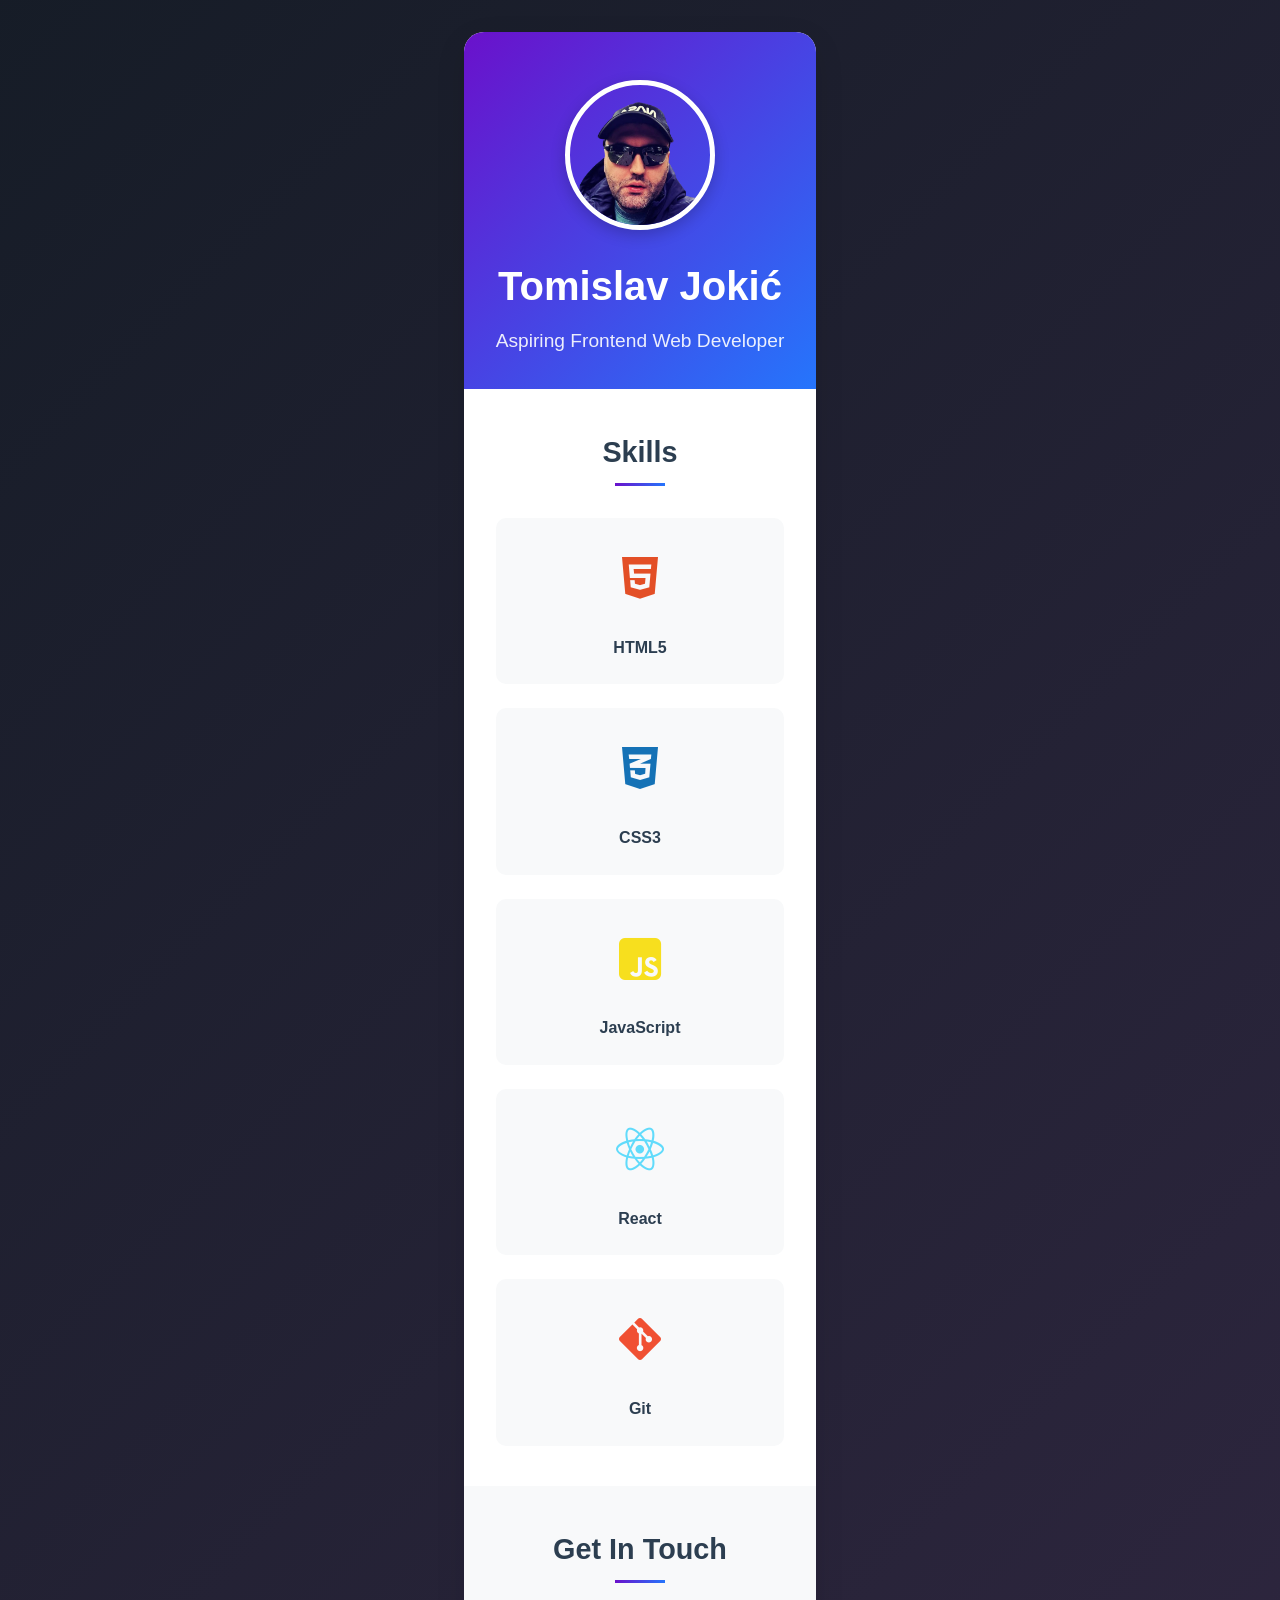
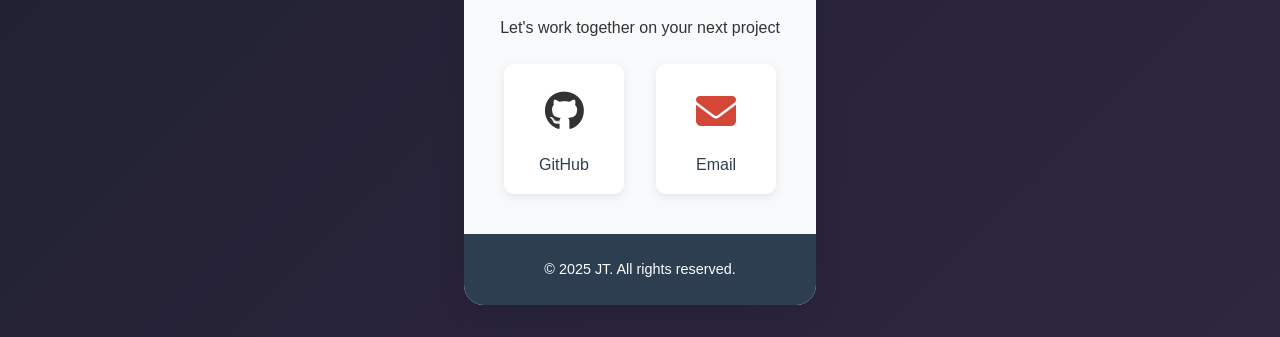
<file: index.html>
<!DOCTYPE html>
<html lang="en">
<head>
    <meta charset="UTF-8">
    <meta name="viewport" content="width=device-width, initial-scale=1.0">
    <title>TJ Portfolio | Welcome</title>
    <link rel="stylesheet" href="https://cdnjs.cloudflare.com/ajax/libs/font-awesome/6.4.0/css/all.min.css">
    <link rel="icon" type="image/x-icon" href="favicon.ico">

    <link rel="stylesheet" href="main.css">
</head>
<body>
    <div class="container">
        <header>
            <div class="avatar">
                <img src="portfolio.png" alt="Profile Picture">
            </div>
            <h1>Tomislav Jokić</h1>
            <p class="tagline">Aspiring Frontend Web Developer</p>
        </header>

        <section class="skills">
            <h2 class="section-title">Skills</h2>
            <div class="skills-grid">
                <div class="skill-item">
                    <div class="skill-icon html-icon">
                        <i class="fab fa-html5"></i>
                    </div>
                    <div class="skill-name">HTML5</div>
                </div>
                <div class="skill-item">
                    <div class="skill-icon css-icon">
                        <i class="fab fa-css3-alt"></i>
                    </div>
                    <div class="skill-name">CSS3</div>
                </div>
                <div class="skill-item">
                    <div class="skill-icon js-icon">
                        <i class="fab fa-js-square"></i>
                    </div>
                    <div class="skill-name">JavaScript</div>
                </div>
                <div class="skill-item">
                    <div class="skill-icon react-icon">
                        <i class="fa-brands fa-react"></i>
                    </div>
                    <div class="skill-name">React</div>
                </div>                    
                <div class="skill-item">
                    <div class="skill-icon git-icon">
                        <i class="fab fa-git-alt"></i>
                    </div>
                    <div class="skill-name">Git</div>
                </div>
            </div>
        </section>

        <section class="contact">
            <h2 class="section-title">Get In Touch</h2>
            <p>Let's work together on your next project</p>
            <div class="contact-links">
                <a href="https://github.com/tjokic989" class="contact-link" target="_blank">
                    <div class="contact-icon github-icon">
                        <i class="fab fa-github"></i>
                    </div>
                    <span>GitHub</span>
                </a>
                <a href="mailto:tomajokic989@gmail.com" class="contact-link">
                    <div class="contact-icon email-icon">
                        <i class="fas fa-envelope"></i>
                    </div>
                    <span>Email</span>
                </a>
            </div>
        </section>

        <footer>
            <p>&copy; 2025 JT. All rights reserved.</p>
        </footer>
    </div>

    <script src="main.js"></script>
</body>
</html>
</file>
<file: main.css>
* {
            margin: 0;
            padding: 0;
            box-sizing: border-box;
            font-family: 'Segoe UI', Tahoma, Geneva, Verdana, sans-serif;
        }

        body {
           background: linear-gradient(135deg, hsl(218, 28%, 12%), hsl(260, 25%, 20%));
            color: #333;
            line-height: 1.6;
            min-height: 100vh;
            display: flex;
            flex-direction: column;
            padding: 2rem;
        }

        .container {
            max-width: 960px;
            margin: 0 auto;
            background: white;
            border-radius: 20px;
            box-shadow: 0 10px 30px rgba(0, 0, 0, 0.1);
            overflow: hidden;
        }

        header {
            text-align: center;
            padding: 3rem 2rem 2rem;
            background: linear-gradient(135deg, #6a11cb 0%, #2575fc 100%);
            color: white;
        }

        .avatar {
            width: 150px;
            height: 150px;
            border-radius: 50%;
            margin: 0 auto 1.5rem;
            overflow: hidden;
            border: 5px solid white;
            box-shadow: 0 5px 15px rgba(0, 0, 0, 0.2);
        }

        .avatar img {
            width: 100%;
            height: 100%;
            object-fit: cover;
        }

        h1 {
            font-size: 2.5rem;
            margin-bottom: 0.5rem;
        }

        .tagline {
            font-size: 1.2rem;
            opacity: 0.9;
        }

        .skills {
            padding: 2.5rem 2rem;
        }

        .section-title {
            text-align: center;
            margin-bottom: 2rem;
            color: #2c3e50;
            font-size: 1.8rem;
            position: relative;
        }

        .section-title:after {
            content: '';
            display: block;
            width: 50px;
            height: 3px;
            background: linear-gradient(to right, #6a11cb, #2575fc);
            margin: 0.5rem auto;
        }

        .skills-grid {
            display: grid;
            grid-template-columns: repeat(auto-fit, minmax(150px, 1fr));
            gap: 1.5rem;
        }

        .skill-item {
            text-align: center;
            padding: 1.5rem 1rem;
            border-radius: 10px;
            transition: transform 0.3s, box-shadow 0.3s;
            background: #f8f9fa;
        }

        .skill-item:hover {
            transform: translateY(-5px);
            box-shadow: 0 5px 15px rgba(0, 0, 0, 0.1);
        }

        .skill-icon {
            font-size: 3rem;
            margin-bottom: 1rem;
        }

        .html-icon {
            color: #e34f26;
        }

        .css-icon {
            color: #1572b6;
        }

        .js-icon {
            color: #f7df1e;
        }

        .git-icon {
            color: #f05032;
        }

        .react-icon {
        color: #61DBFB;
        }

        .skill-name {
            font-weight: 600;
            color: #2c3e50;
        }

        .contact {
            padding: 2.5rem 2rem;
            background: #f8f9fa;
            text-align: center;
        }

        .contact-links {
            display: flex;
            justify-content: center;
            gap: 2rem;
            margin-top: 1.5rem;
        }

        .contact-link {
            display: flex;
            flex-direction: column;
            align-items: center;
            text-decoration: none;
            color: #2c3e50;
            transition: transform 0.3s, color 0.3s;
            padding: 1rem;
            border-radius: 10px;
            background: white;
            width: 120px;
            box-shadow: 0 3px 10px rgba(0, 0, 0, 0.08);
        }

        .contact-link:hover {
            transform: translateY(-5px);
            color: #3498db;
            box-shadow: 0 5px 15px rgba(0, 0, 0, 0.1);
        }

        .contact-icon {
            font-size: 2.5rem;
            margin-bottom: 0.5rem;
        }

        .github-icon {
            color: #333;
        }

        .email-icon {
            color: #d44638;
        }

        footer {
            text-align: center;
            padding: 1.5rem;
            color: #7f8c8d;
            font-size: 0.9rem;
            background: #2c3e50;
            color: white;
        }

        @media (max-width: 600px) {
            body {
                padding: 1rem;
            }
            
            h1 {
                font-size: 2rem;
            }
            
            .skills-grid {
                grid-template-columns: repeat(2, 1fr);
            }
            
            .contact-links {
                flex-direction: column;
                align-items: center;
                gap: 1rem;
            }
        }
</file>
